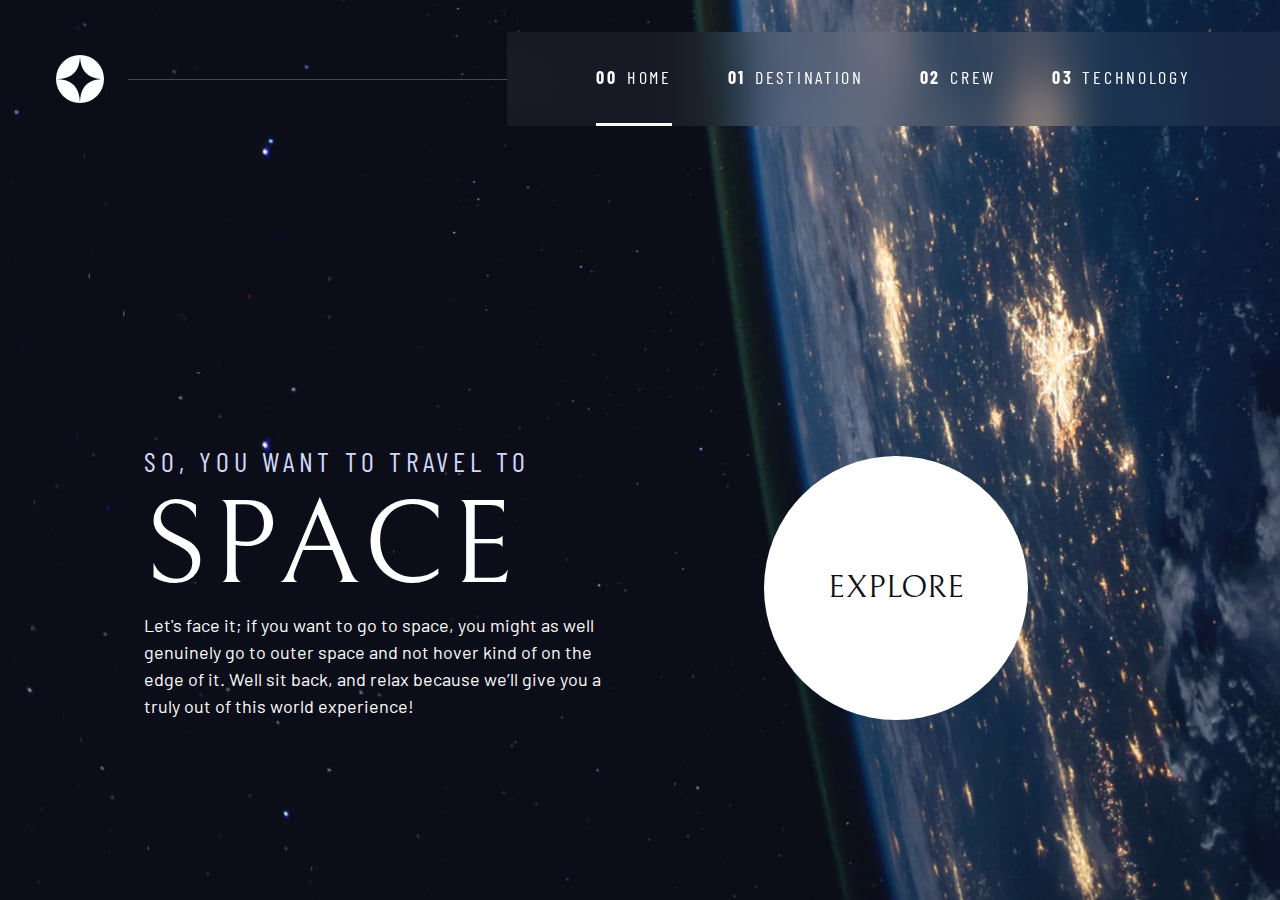
<file: index.html>
<!DOCTYPE html>
<html lang="en">
<head>
  <meta charset="UTF-8">
  <meta name="viewport" content="width=device-width, initial-scale=1.0">

  <link rel="icon" type="image/png" sizes="32x32" href="./assets/favicon-32x32.png">

  <!-- Google fonts -->
  <link rel="preconnect" href="https://fonts.googleapis.com">
  <link rel="preconnect" href="https://fonts.gstatic.com" crossorigin>
  <link href="https://fonts.googleapis.com/css2?family=Barlow+Condensed:wght@400;700&family=Bellefair&family=Barlow:wght@400;700&display=swap"
    rel="stylesheet">

  <!-- Our custom CSS -->
  <link rel="stylesheet" href="index.css">
  
  <title>Frontend Mentor | Space tourism website</title>

  <script src="navigation.js" defer></script>
</head>
<body class="home">
  <a class="skip-to-content" href="main">Skip to content</a>
  <header class="primary-header flex">
    <div>
      <img src="./assets/shared/logo.svg" alt="space tourism logo" class="logo">
    </div>
    <button class="mobile-nav-toggle" aria-controls="primary-navigation"><span class="sr-only"
      aria-expanded="false">Menu</span></button>
    <nav>
      <ul id="primary-navigation" data-visible="false" class="primary-navigation underline-indicators flex">
        <li class="active"><a class="uppercase ff-sans-cond text-white letter-spacing-2" href=".index.html"><span aria-hidden="true">00</span>Home</a>
        <li><a class="uppercase ff-sans-cond text-white letter-spacing-2" href="destination.html"><span aria-hidden="true">01</span>Destination</a>
        <li><a class="uppercase ff-sans-cond text-white letter-spacing-2" href="crew.html"><span aria-hidden="true">02</span>Crew</a>
        <li><a class="uppercase ff-sans-cond text-white letter-spacing-2" href="technology.html"><span aria-hidden="true">03</span>Technology</a>
      </ul>
    </nav>
  </header>

  <main id="main" class="grid-container grid-container--home"> 
    <div>
      <h1 class="text-accent fs-500 ff-sans-cond uppercase letter-spacing-1">So, you want to travel to
      <span class="d-block fs-900 ff-serif text-white">Space</span></h1>
      <p>Let's face it; if you want to go to space, you might as well genuinely go to
      outer space and not hover kind of on the edge of it. Well sit back, and relax
      because we’ll give you a truly out of this world experience!</p>
    </div>
    <div>
      <a href="destination.html" class="large-button uppercase ff-serif fs-600 text-dark bg-white">Explore</a>
    </div>
  </main>


</body>
</html>
</file>
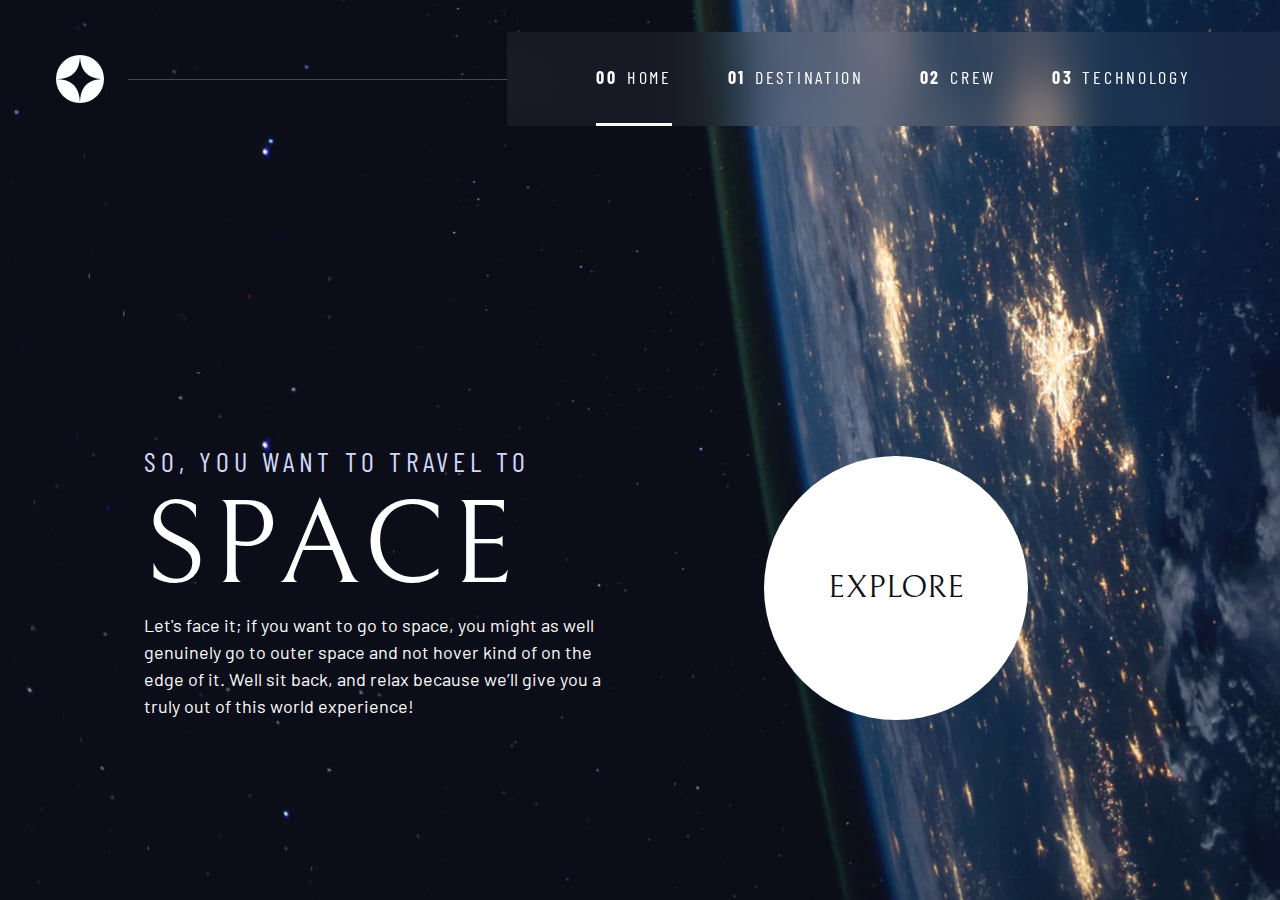
<file: starter-code/index.html>
<!DOCTYPE html>
<html lang="en">
<head>
  <meta charset="UTF-8">
  <meta name="viewport" content="width=device-width, initial-scale=1.0">

  <link rel="icon" type="image/png" sizes="32x32" href="./assets/favicon-32x32.png">

  <!-- Google fonts -->
  <link rel="preconnect" href="https://fonts.googleapis.com">
  <link rel="preconnect" href="https://fonts.gstatic.com" crossorigin>
  <link href="https://fonts.googleapis.com/css2?family=Barlow+Condensed:wght@400;700&family=Bellefair&family=Barlow:wght@400;700&display=swap"
    rel="stylesheet">

  <!-- Our custom CSS -->
  <link rel="stylesheet" href="index.css">
  
  <title>Frontend Mentor | Space tourism website</title>

  <script src="index.js" defer></script>
</head>
<body class="home">
  <a class="skip-to-content" href="main">Skip to content</a>
  <header class="primary-header flex">
    <div>
      <img src="./assets/shared/logo.svg" alt="space tourism logo" class="logo">
    </div>
    <button class="mobile-nav-toggle" aria-controls="primary-navigation"><span class="sr-only"
      aria-expanded="false">Menu</span></button>
    <nav>
      <ul id="primary-navigation" data-visible="false" class="primary-navigation underline-indicators flex">
        <li class="active"><a class="uppercase ff-sans-cond text-white letter-spacing-2" href=".index.html"><span aria-hidden="true">00</span>Home</a>
        <li><a class="uppercase ff-sans-cond text-white letter-spacing-2" href="destination.html"><span aria-hidden="true">01</span>Destination</a>
        <li><a class="uppercase ff-sans-cond text-white letter-spacing-2" href="crew.html"><span aria-hidden="true">02</span>Crew</a>
        <li><a class="uppercase ff-sans-cond text-white letter-spacing-2" href="technology.html"><span aria-hidden="true">03</span>Technology</a>
      </ul>
    </nav>
  </header>

  <main id="main" class="grid-container grid-container--home"> 
    <div>
      <h1 class="text-accent fs-500 ff-sans-cond uppercase letter-spacing-1">So, you want to travel to
      <span class="d-block fs-900 ff-serif text-white">Space</span></h1>
      <p>Let's face it; if you want to go to space, you might as well genuinely go to
      outer space and not hover kind of on the edge of it. Well sit back, and relax
      because we’ll give you a truly out of this world experience!</p>
    </div>
    <div>
      <a href="destination.html" class="large-button uppercase ff-serif fs-600 text-dark bg-white">Explore</a>
    </div>
  </main>


</body>
</html>
</file>
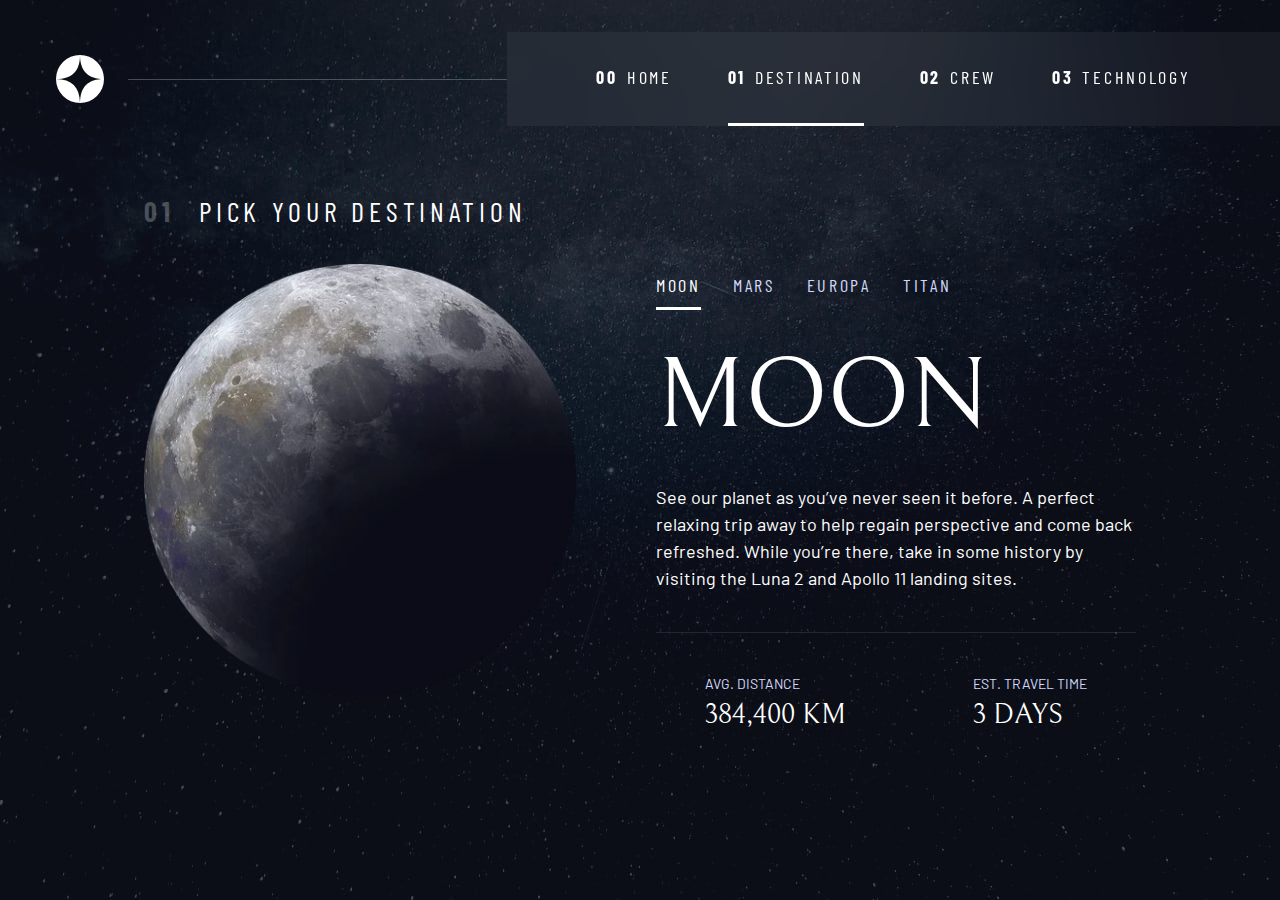
<file: destination.html>
<!DOCTYPE html>
<html lang="en">

<head>
  <meta charset="UTF-8">
  <meta name="viewport" content="width=device-width, initial-scale=1.0">

  <link rel="icon" type="image/png" sizes="32x32" href="./assets/favicon-32x32.png">
  <!-- Google fonts -->
  <link rel="preconnect" href="https://fonts.googleapis.com">
  <link rel="preconnect" href="https://fonts.gstatic.com" crossorigin>
  <link
    href="https://fonts.googleapis.com/css2?family=Barlow+Condensed:wght@400;700&family=Bellefair&family=Barlow:wght@400;700&display=swap"
    rel="stylesheet">

  <!-- Our custom CSS -->
  <link rel="stylesheet" href="index.css">
  <title>Frontend Mentor | Space tourism website</title>
  <script src="navigation.js" defer></script>
  <script src="tabs.js" defer></script>
</head>

<body class="destination">
  <a class="skip-to-content" href="#main">Skip to content</a>
  <header class="primary-header flex">
    <div>
      <img src="./assets/shared/logo.svg" alt="space tourism logo" class="logo">
    </div>
    <button class="mobile-nav-toggle" aria-controls="primary-navigation"><span class="sr-only"
        aria-expanded="false">Menu</span></button>
    <nav>
      <ul id="primary-navigation" data-visible="false" class="primary-navigation underline-indicators flex">
        <li><a class="ff-sans-cond uppercase text-white letter-spacing-2" href="index.html"><span
              aria-hidden="true">00</span>Home</a>
        <li class="active"><a class="ff-sans-cond uppercase text-white letter-spacing-2" href="destination.html"><span
              aria-hidden="true">01</span>Destination</a>
        <li><a class="ff-sans-cond uppercase text-white letter-spacing-2" href="crew.html"><span
              aria-hidden="true">02</span>Crew</a>
        <li><a class="ff-sans-cond uppercase text-white letter-spacing-2" href="technology.html"><span
              aria-hidden="true">03</span>Technology</a>
      </ul>
    </nav>
  </header>

  <main id="main" class="grid-container grid-container--destination flow">
    <h1 class="numbered-title"><span aria-hidden="true">01</span> Pick your destination</h1>

    <picture id="moon-image">
      <source srcset="assets/destination/image-moon.webp" type="image/webp">
      <img src="assets/destination/image-moon.png" alt="the moon">
    </picture>
    <picture hidden id="mars-image">
      <source srcset="assets/destination/image-mars.webp" type="image/webp">
      <img src="assets/destination/image-mars.png" alt="the planet mars">
    </picture>
    <picture hidden id="europa-image">
      <source srcset="assets/destination/image-europa.webp" type="image/webp">
      <img src="assets/destination/image-europa.png" alt="the planet europa">
    </picture>
    <picture hidden id="titan-image">
      <source srcset="assets/destination/image-titan.webp" type="image/webp">
      <img src="assets/destination/image-titan.png" alt="the moon titan">
    </picture>


    <div class="tab-list underline-indicators flex" role="tablist" aria-label="destination list">
      <button aria-selected="true" role="tab" aria-controls="moon-tab"
        class="uppercase ff-sans-cond text-accent letter-spacing-2" tabindex="0" data-image="moon-image">Moon</button>
      <button aria-selected="false" role="tab" aria-controls="mars-tab"
        class="uppercase ff-sans-cond text-accent letter-spacing-2" tabindex="-1" data-image="mars-image">Mars</button>
      <button aria-selected="false" role="tab" aria-controls="europa-tab"
        class="uppercase ff-sans-cond text-accent letter-spacing-2" tabindex="-1" data-image="europa-image">Europa</button>
      <button aria-selected="false" role="tab" aria-controls="titan-tab"
        class="uppercase ff-sans-cond text-accent letter-spacing-2" tabindex="-1" data-image="titan-image">Titan</button>
    </div>

    <!-- The moon -->
    <article class="destination-info flow" id="moon-tab" tabindex="0" role="tabpanel">
      <h2 class="fs-800 uppercase ff-serif">Moon</h2>

      <p>See our planet as you’ve never seen it before. A perfect relaxing trip away to help
        regain perspective and come back refreshed. While you’re there, take in some history
        by visiting the Luna 2 and Apollo 11 landing sites.</p>

      <div class="destination-meta flex">
        <div>
          <h3 class="text-accent fs-200 uppercase">Avg. distance</h3>
          <p class="ff-serif uppercase">384,400 km</p>
        </div>
        <div>
          <h3 class="text-accent fs-200 uppercase">Est. travel time</h3>
          <p class="ff-serif uppercase">3 days</p>
        </div>
      </div>
    </article>

    <!-- Mars -->
    <article hidden class="destination-info flow" id="mars-tab" tabindex="0" role="tabpanel">
      <h2 class="fs-800 uppercase ff-serif">Mars</h2>

      <p>Don’t forget to pack your hiking boots. You’ll need them to tackle Olympus Mons,
        the tallest planetary mountain in our solar system. It’s two and a half times
        the size of Everest!</p>

      <div class="destination-meta flex">
        <div>
          <h3 class="text-accent fs-200 uppercase">Avg. distance</h3>
          <p class="ff-serif uppercase">225 mil. km</p>
        </div>
        <div>
          <h3 class="text-accent fs-200 uppercase">Est. travel time</h3>
          <p class="ff-serif uppercase">9 months</p>
        </div>
      </div>
    </article>

    <!-- Europa -->
    <article hidden class="destination-info flow" id="europa-tab" tabindex="0" role="tabpanel">
      <h2 class="fs-800 uppercase ff-serif">Europa</h2>

      <p>The smallest of the four Galilean moons orbiting Jupiter, Europa is a
        winter lover’s dream. With an icy surface, it’s perfect for a bit of
        ice skating, curling, hockey, or simple relaxation in your snug
        wintery cabin.</p>
      <div class="destination-meta flex">
        <div>
          <h3 class="text-accent fs-200 uppercase">Avg. distance</h3>
          <p class="ff-serif uppercase">628 mil. km</p>
        </div>
        <div>
          <h3 class="text-accent fs-200 uppercase">Est. travel time</h3>
          <p class="ff-serif uppercase">3 years</p>
        </div>
      </div>
    </article>

    <!-- Titan -->
    <article hidden class="destination-info flow" id="titan-tab" tabindex="0" role="tabpanel">
      <h2 class="fs-800 uppercase ff-serif">Titan</h2>

      <p>The only moon known to have a dense atmosphere other than Earth, Titan
        is a home away from home (just a few hundred degrees colder!). As a
        bonus, you get striking views of the Rings of Saturn.</p>

      <div class="destination-meta flex">
        <div>
          <h3 class="text-accent fs-200 uppercase">Avg. distance</h3>
          <p class="ff-serif uppercase">1.6 bil. km</p>
        </div>
        <div>
          <h3 class="text-accent fs-200 uppercase">Est. travel time</h3>
          <p class="ff-serif uppercase">7 years</p>
        </div>
      </div>
    </article>
  </main>

  <body>



  </body>

</html>
</file>
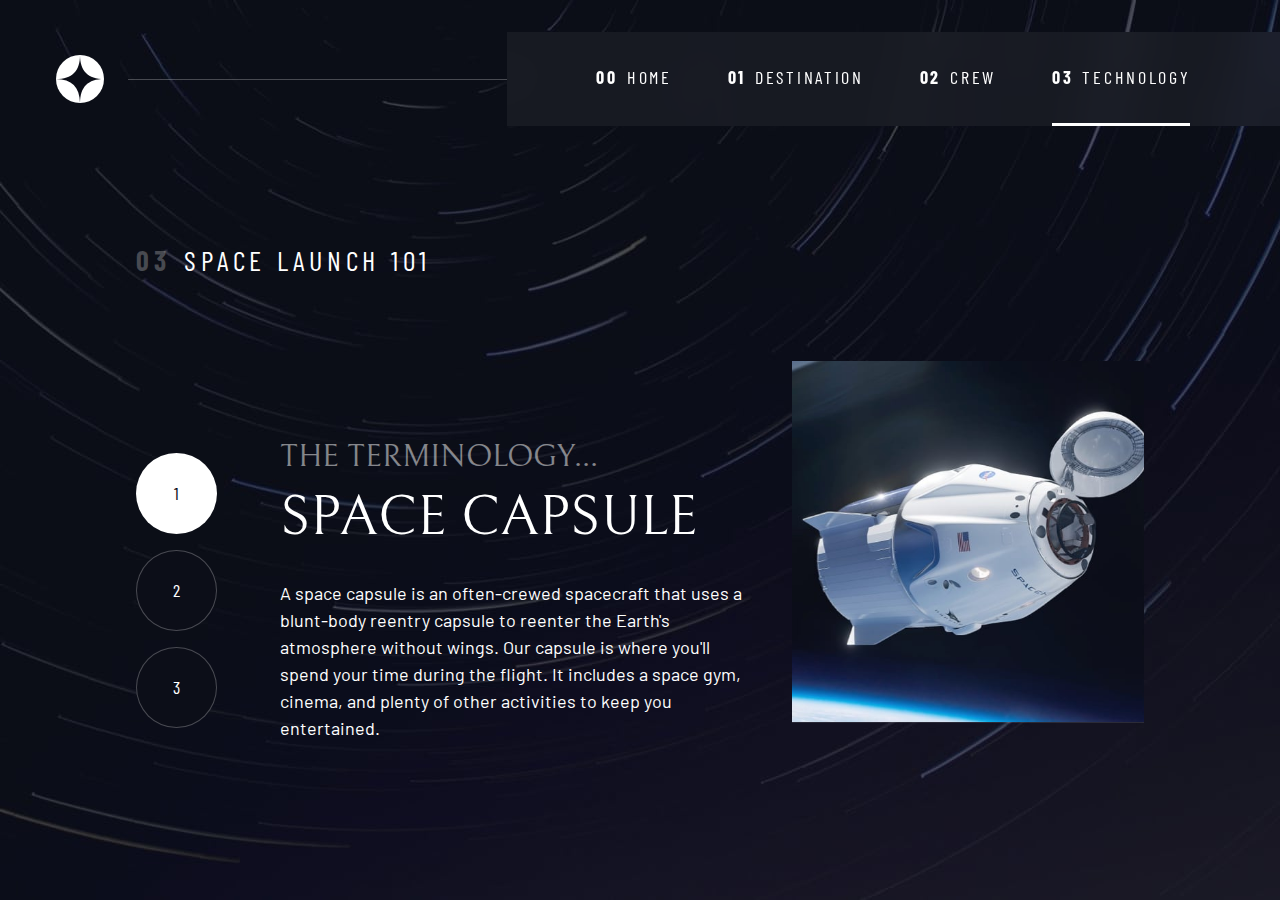
<file: technology.html>
<!DOCTYPE html>
<html lang="en">

<head>
    <meta charset="UTF-8">
    <meta name="viewport" content="width=device-width, initial-scale=1.0">

    <link rel="icon" type="image/png" sizes="32x32" href="./assets/favicon-32x32.png">
    <!-- Google fonts -->
    <link rel="preconnect" href="https://fonts.googleapis.com">
    <link rel="preconnect" href="https://fonts.gstatic.com" crossorigin>
    <link
        href="https://fonts.googleapis.com/css2?family=Barlow+Condensed:wght@400;700&family=Bellefair&family=Barlow:wght@400;700&display=swap"
        rel="stylesheet">

    <!-- Our custom CSS -->
    <link rel="stylesheet" href="index.css">
    <title>Frontend Mentor | Space tourism website</title>
    <script src="navigation.js" defer></script>
    <script src="tabs.js" defer></script>

</head>

<body class="technology">
    <a class="skip-to-content" href="#main">Skip to content</a>
    <header class="primary-header flex">
        <div>
            <img src="./assets/shared/logo.svg" alt="space tourism logo" class="logo">
        </div>
        <button class="mobile-nav-toggle" aria-controls="primary-navigation"><span class="sr-only"
                aria-expanded="false">Menu</span></button>
        <nav>
            <ul id="primary-navigation" data-visible="false" class="primary-navigation underline-indicators flex">
                <li><a class="ff-sans-cond uppercase text-white letter-spacing-2" href="index.html"><span
                            aria-hidden="true">00</span>Home</a>
                <li><a class="ff-sans-cond uppercase text-white letter-spacing-2" href="destination.html"><span
                            aria-hidden="true">01</span>Destination</a>
                <li><a class="ff-sans-cond uppercase text-white letter-spacing-2" href="crew.html"><span
                            aria-hidden="true">02</span>Crew</a>
                <li class="active"><a class="ff-sans-cond uppercase text-white letter-spacing-2" href="technology.html"><span
                            aria-hidden="true">03</span>Technology</a>
            </ul>
        </nav>
    </header>

    <main id="main" class="grid-container grid-container--technology flow">
        <h1 class="numbered-title"><span aria-hidden="true">03</span>Space launch 101</h1>

        <div class="number-indicators flex" role="tablist" aria-label="technology list">
            <button aria-selected="true" aria-controls="capsule-tab" role="tab" data-image="capsule-image" tabindex="0" class="ff-sans-cond text-accent">1</button>
            <button aria-selected="false" aria-controls="spaceport-tab" role="tab" data-image="spaceport-image" tabindex="-1" class="ff-sans-cond text-accent">2</button>
            <button aria-selected="false" aria-controls="vehicle-tab" role="tab" data-image="vehicle-image" tabindex="-1" class="ff-sans-cond text-accent">3</button>
        </div>

        <!-- Space capsule -->
        <article class="technology-details flow" id="capsule-tab" role="tabpanel" tabindex="0">
            <header class="flow flow--space-small">
                <h2 class="fs-600 ff-serif uppercase">The terminology...</h2>
                <p class="fs-700 uppercase ff-serif">Space capsule</p>
            </header>
            <p>A space capsule is an often-crewed spacecraft that uses a blunt-body reentry
            capsule to reenter the Earth's atmosphere without wings. Our capsule is where
            you'll spend your time during the flight. It includes a space gym, cinema,
            and plenty of other activities to keep you entertained.</p>
        </article>

        <!-- Spaceport -->
        <article hidden class="technology-details flow" id="spaceport-tab" role="tabpanel" tabindex="0">
            <header class="flow flow--space-small">
                <h2 class="fs-600 ff-serif uppercase">The terminology...</h2>
                <p class="fs-700 uppercase ff-serif">Spaceport</p>
            </header>
            <p>A spaceport or cosmodrome is a site for launching (or receiving) spacecraft,
            by analogy to the seaport for ships or airport for aircraft. Based in the
            famous Cape Canaveral, our spaceport is ideally situated to take advantage
            of the Earth’s rotation for launch.</p>
        </article>

        <!-- Launch vehicle -->
        <article hidden class="technology-details flow" id="vehicle-tab" role="tabpanel" tabindex="0">
            <header class="flow flow--space-small">
                <h2 class="fs-600 ff-serif uppercase">The terminology...</h2>
                <p class="fs-700 uppercase ff-serif">Launch vehicle</p>
            </header>
            <p>A launch vehicle or carrier rocket is a rocket-propelled vehicle used to carry a
            payload from Earth's surface to space, usually to Earth orbit or beyond. Our
            WEB-X carrier rocket is the most powerful in operation. Standing 150 metres tall,
            it's quite an awe-inspiring sight on the launch pad!</p>
        </article>

        <picture id="capsule-image">
            <source srcset="assets/technology/image-space-capsule-portrait.jpg" media="(min-width: 45rem)">
            <img src="assets/technology/image-space-capsule-landscape.jpg" alt="capsule">
        </picture>
        <picture hidden id="spaceport-image">
            <source srcset="assets/technology/image-spaceport-portrait.jpg" media="(min-width: 45rem)">
            <img src="assets/technology/image-spaceport-landscape.jpg" alt="Spaceport">
        </picture>
        <picture hidden id="vehicle-image">
            <source srcset="assets/technology/image-launch-vehicle-portrait.jpg" media="(min-width: 45rem)">
            <img src="assets/technology/image-launch-vehicle-landscape.jpg" alt="Launch vehicle">
        </picture>
    </main>
</body>

</html>
</file>
<file: index.css>
/* ------------------- */
/* Custom properties   */
/* ------------------- */

:root {
    /* colors */
    --clr-dark: 230 35% 7%;
    --clr-light: 231 77% 90%;
    --clr-white: 0 0% 100%;
    
    /* font-sizes */
     --fs-900: clamp(5rem, 8vw + 1rem, 9.375rem);
     --fs-800: 3.5rem;
     --fs-700: 1.5rem;
     --fs-600: 1rem;
     --fs-500: 1rem;
     --fs-400: 0.9375rem;
     --fs-300: 1rem;
     --fs-200: 0.875rem;
    
    /* font-families */
    --ff-serif: "Bellefair", serif;
    --ff-sans-cond: "Barlow Condensed", sans-serif;
    --ff-sans-normal: "Barlow", sans-serif;
}

@media (min-width:  35em) {
    :root {
        --fs-800: 5rem;
        --fs-700: 2.5rem;
        --fs-600: 1.5rem;
        --fs-500: 1.25rem;
        --fs-400: 1rem;

    }
}

@media (min-width: 45em) {
    :root {
        /* font-sizes */
            --fs-800: 6.25rem;
            --fs-700: 3.5rem;
            --fs-600: 2rem;
            --fs-500: 1.75rem;
            --fs-400: 1.125rem;
    }
}


/* ------------------- */
/* Reset               */
/* ------------------- */

/* https: //piccalil.li/blog/a-more-modern-css-reset/ */

/* Box sizing */
*,
*::before,
*::after {
    box-sizing: border-box;
}

/* Reset margins */
body,
h1,
h2,
h3,
h4,
h5,
p,
figure,
picture {
    margin: 0; 
}

h1,
h2,
h3,
h4,
h5,
h6,
p {
    font-weight: 400;
}

/* set up the body */
body {
    font-family: var(--ff-sans-normal);
    font-size: var(--fs-400);
    color: hsl( var(--clr-white) );
    background-color: hsl( var(--clr-dark) );
    line-height: 1.5;
    min-height: 100vh;

    display: grid;
    grid-template-rows: min-content 1fr;

    overflow-x: hidden;
}

/* make images easier to work with */
img,
picutre {
    max-width: 100%;
    display: block;
}

/* make form elements easier to work with */
input,
button,
textarea,
select {
    font: inherit;
}

/* remove animations for people who've turned them off */
@media (prefers-reduced-motion: reduce) {  
  *,
  *::before,
  *::after {
    animation-duration: 0.01ms !important;
    animation-iteration-count: 1 !important;
    transition-duration: 0.01ms !important;
    scroll-behavior: auto !important;
  }
}


/* ------------------- */
/* Utility classes     */
/* ------------------- */

/* general */

.flex {
    display: flex;
    gap: var(--gap, 1rem);
}

.grid {
    display: grid;
    gap: var(--gap, 1rem);
}

.d-block {
    display: block;
}

.flow > *:where(:not(:first-child)) {
    margin-top: var(--flow-space, 1rem);
}

.flow--space-small {
    --flow-space: .75rem;
}

.container {
    padding-inline: 2em;
    margin-inline: auto;
    max-width: 80rem;
}

.sr-only {
  position: absolute; 
  width: 1px;
  height: 1px;
  padding: 0;
  margin: -1px; 
  overflow: hidden;
  clip: rect(0, 0, 0, 0);
  white-space: nowrap; /* added line */
  border: 0;
}

.skip-to-content {
    position: absolute;
    z-index: 9999;
    background: hsl(var(--clr-white));
    color: hsl(var(--clr-dark));
    padding: .5em 1em;
    margin-inline: auto;
    transform: translateY(-100%);
    transition: transform 250ms ease-in;
}

.skip-to-content:focus {
    transform: translateY(0);
}

/* colors */

.bg-dark { background-color: hsl( var(--clr-dark) );}
.bg-accent { background-color: hsl( var(--clr-light) );}
.bg-white { background-color: hsl( var(--clr-white) );}

.text-dark { color: hsl( var(--clr-dark) );}
.text-accent { color: hsl( var(--clr-light) );}
.text-white { color: hsl( var(--clr-white) );}

/* typography */

.ff-serif { font-family: var(--ff-serif); } 
.ff-sans-cond { font-family: var(--ff-sans-cond); } 
.ff-sans-normal { font-family: var(--ff-sans-normal); } 

.letter-spacing-1 { letter-spacing: 4.75px; } 
.letter-spacing-2 { letter-spacing: 2.7px; } 
.letter-spacing-3 { letter-spacing: 2.35px; } 

.uppercase { text-transform: uppercase; }

.fs-900 { font-size: var(--fs-900); }
.fs-800 { font-size: var(--fs-800); }
.fs-700 { font-size: var(--fs-700); }
.fs-600 { font-size: var(--fs-600); }
.fs-500 { font-size: var(--fs-500); }
.fs-400 { font-size: var(--fs-400); }
.fs-300 { font-size: var(--fs-300); }
.fs-200 { font-size: var(--fs-200); }

.fs-900,
.fs-800,
.fs-700,
.fs-600 {
    line-height: 1.1;
}

.numbered-title {
    font-family: var(--ff-sans-cond);
    font-size: var(--fs-500);
    text-transform: uppercase;
    letter-spacing: 4.72px; 
}

.numbered-title span {
    margin-right: .5em;
    font-weight: 700;
    color: hsl( var(--clr-white) / .25);
}


/* ------------------- */
/* Compontents         */
/* ------------------- */

.large-button {
    font-size: 2rem;
    position: relative;
    z-index: 1;
    display: inline-grid;
    place-items: center;
    padding: 0 2em;
    border-radius: 50%;
    aspect-ratio: 1;
    text-decoration: none;
}

.large-button::after {
    content: '';
    position: absolute;
    z-index: -1;
    width: 100%;
    height: 100%;
    background: hsl( var(--clr-white) / .1);
    border-radius: 50%;
    opacity: 0;
    transition: opacity 500ms linear, transform 750ms ease-in-out;
}
 
.large-button:hover::after,
.large-button:focus::after {
    opacity: 1;
    transform: scale(1.5);
}

/* primary-header */

.logo {
    margin: 1.5rem clamp(1.5rem, 5vw, 3.5rem);

}

.primary-header {
    justify-content: space-between;
    align-items: center;
}

.primary-navigation {
    --gap: clamp(1.5rem, 5vw, 3.5rem);
    --underline-gap: 2rem;
    list-style: none;
    padding: 0;
    margin: 0;
    background: hsl(var(--clr-dark) / 0.95);
        /* backdrop-filter: blur(1.5rem); */
    }
    
    @supports (backdrop-filter: blur(1rem)) {
        .primary-navigation {
            background: hsl(var(--clr-white) / 0.05);
            backdrop-filter: blur(1.5rem);
        }
    }

    .primary-navigation a {
        text-decoration: none;
    }

    .primary-navigation a > span {
        font-weight: 700;
        margin-right: .5em;
    }

    .mobile-nav-toggle {
        display: none;
    }

@media (max-width: 35rem) {
.primary-navigation {
        --underline-gap: .5rem;
        position: fixed;
        z-index: 1000;
        inset: 0 0 0 30%;
        list-style: none;
        padding: min(20rem, 15vh) 2rem;
        margin: 0;
        flex-direction: column;
        transform: translateX(100%);
        transition: transform 500ms ease-in-out;
    }

    .primary-navigation[data-visible="true"] {
        transform: translateX(0);
    }

    .mobile-nav-toggle {
        cursor: pointer;
        display: block;
        position: absolute;
        z-index: 2000;
        right: 1rem;
        top: 2rem; 
        background: transparent;
        background-image: url(./assets/shared/icon-hamburger.svg);
        background-repeat: no-repeat;
        background-position: center;
        width: 1.5rem;
        aspect-ratio: 1;
        border: 0;       
    }

    .mobile-nav-toggle[aria-expanded="true"] {
        background-image: url(./assets/shared/icon-close.svg);
    }

    .mobile-nav-toggle:focus-visible {
        outline: 5px solid white;
        outline-offset: 5px;
    }

    .primary-navigation.underline-indicators > .active {
        border: 0;
    }
}

@media (min-width: 35em) {
    .primary-navigation {
        padding-inline: clamp(3rem, 7vw, 7rem);
    }
}

@media (min-width: 35em) and (max-width: 44.999em) {
    .primary-navigation a > span {
        display: none;
    }
}

@media (min-width: 45em) {

    .primary-header::after {
        content: '';
        display: block;
        position: relative;
        height: 1px;
        width: 100%;
        margin-right: -2.5rem;
        background: hsl(var(--clr-white) / .25);
        order: 1;
    }

    nav {
        order: 2;
    }

    .primary-navigation {
        margin-block: 2rem;
    }
}


.underline-indicators > * {
    cursor: pointer;
    padding: var(--underline-gap, .5rem) 0;
    border: 0;
    border-bottom: .2rem solid hsl( var(--clr-white) / 0 );
    background-color: transparent;
}

.underline-indicators > *:hover,
.underline-indicators > *:focus {
    border-color: hsl( var(--clr-white) / .5);
}

.underline-indicators > .active,
.underline-indicators > [aria-selected="true"] {
    color: hsl( var(--clr-white) / 1);
    border-color: hsl( var(--clr-white) / 1); 
}

.tab-list {
    --gap: 2rem;
}

.dot-indicators > * {
    cursor: pointer;
    border: 0;
    border-radius: 50%;
    padding: .5em;
    background-color: hsl( var(--clr-white) / .25);
}
 
.dot-indicators > *:hover,
.dot-indicators > *:focus {
    background-color: hsl( var(--clr-white) / .5);
}

.dot-indicators > [aria-selected="true"] {
    background-color: hsl( var(--clr-white) / 1); 
}

.number-indicators > * {
    cursor: pointer;
    place-items: center;
    padding: 0 2em;
    border-radius: 50%;
    aspect-ratio: 1;
    text-decoration: none;
    background-color: hsl( var(--clr-dark));
    color: hsl( var(--clr-white));
    border: 1px solid hsl(var(--clr-white)/ .25);
}

.number-indicators > *:hover,
.number-indicators > *:focus {
    border: 1px solid hsl( var(--clr-white));
}

.number-indicators > [aria-selected="true"] {
    background-color: hsl(var(--clr-white) / 1);
    color: hsl(var(--clr-dark));
}

/* ----------------------------- */
/* Page specific background      */
/* ----------------------------- */
body {
    background-size: cover;
    background-position: bottom center;
}

/* home */

.home {
    background-image: url(./assets/home/background-home-mobile.jpg);
}

@media (min-width: 35rem) {
    .home {
        background-position: center center;
        background-image: url(./assets/home/background-home-tablet.jpg);
    }
}

@media (min-width: 45rem) {
    .home {
        background-image: url(./assets/home/background-home-desktop.jpg);
    }
}

/* destination */
.destination {
    background-image: url(./assets/destination/background-destination-mobile.jpg);
}

@media (min-width: 35rem) {
    .destination {
        background-position: center center;
        background-image: url(./assets/destination/background-destination-tablet.jpg);
    }
}

@media (min-width: 45rem) {
    .destination {
        background-image: url(./assets/destination/background-destination-desktop.jpg);
    }
}

/* crew */
.crew {
    background-image: url(./assets/home/background-crew-mobile.jpg);
}

@media (min-width: 35rem) {
    .crew {
        background-position: center center;
        background-image: url(./assets/crew/background-crew-tablet.jpg);
    }
}

@media (min-width: 45rem) {
    .crew {
        background-image: url(./assets/crew/background-crew-desktop.jpg);
    }
}

/* technology */
.technology {
    background-image: url(./assets/technology/background-technology-mobile.jpg);
}

@media (min-width: 35rem) {
    .technology {
        background-position: center center;
        background-image: url(./assets/technology/background-technology-tablet.jpg);
    }
}

@media (min-width: 45rem) {
    .technology {
        background-image: url(./assets/technology/background-technology-desktop.jpg);
    }
}
/* ----------------------------- */
/* Layout                        */
/* ----------------------------- */


.grid-container {
    text-align: center;
    display: grid;
    place-items: center;
    padding-inline: 1rem;
    padding-bottom: 4rem;
}

.grid-container p:not([class]) {
    max-width: 50ch;
}

.numbered-title {
    grid-area: title;
}

/* destination layout */

.grid-container--destination {
    --flow-space: 2rem;
    grid-template-areas:
        'title'
        'image'
        'tabs'
        'content';
}

.grid-container--destination > picture {
    grid-area: image;
    max-width: 60%;
    align-self: start;
}

.grid-container--destination>.tab-list {
    grid-area: tabs;
}

.grid-container--destination>.destination-info {
    grid-area: content;
}

.destination-meta {
    flex-direction: column;
    border-top: 1px solid hsl(var(--clr-white) / .1);
    padding-top: 2.5rem;
    margin-top: 2.5rem;
}

.destination-meta p {
    font-size: 1.75rem;
}

/* crew layout */

.grid-container--crew {
    --flow-space: 2rem;
    grid-template-areas:
        'title'
        'image'
        'tabs'
        'content';
}

.grid-container--crew > picture {
    grid-area: image;
    max-width: 60%;
    border-bottom: 1px solid hsl(var(--clr-white) / .1);
}

.grid-container--crew > .dot-indicators {
    grid-area: tabs;
}

.grid-container--crew > .crew-details {
    grid-area: content;
}

.crew-details h2 {
    opacity: .5;
}

@media (min-width: 35em) {
    .numbered-title {
        justify-self: start;
        margin-top: 2rem;
    }

    .destination-meta {
        flex-direction: row;
        justify-content: space-evenly;
    }

    .grid-container--crew {
        padding-bottom: 0;
        grid-template-areas:
            'title'
            'content'
            'tabs'
            'image';
    }

}

@media (min-width: 45em) {
    .grid-container {
        text-align: left;
        column-gap: var(--container-gap, 2rem);
        grid-template-columns: minmax(1rem, 1fr) repeat(2, minmax(0, 30rem)) minmax(1rem, 1fr);
    }

    .grid-container--home > *:first-child {
        grid-column: 2;
    }

    .grid-container--home > *:last-child {
        grid-column: 3;
    }

    .grid-container--home {
        padding-bottom: max(6rem, 20vh);
        align-items: end;
    }

    .grid-container--destination {
        justify-items: start;
        align-content: start;
        grid-template-areas:
            '. title title .'
            '. image tabs .'
            '. image content .';
    }

    .grid-container--destination > picture {
        max-width: 90%;
    }

    .destination-meta {
        --gap: min(6vw, 6rem);
        justify-content: start;
    }

    .grid-container--crew {
        grid-template-columns: minmax(1rem, 1fr) minmax(0, 37rem) minmax(0, 23rem) minmax(1rem, 1fr);
        justify-items: start;
        grid-template-areas:
            '. title title .'
            '. content image .'
            '. tabs image .';
    }

    .grid-container--crew > .dot-indicators {
        justify-self: start;
    }

   .grid-container--crew > picture {
        grid-column: span 2;
        align-self: end;
        max-width: 90%;
    }

}

/* technology layout */

.grid-container--technology {
    --flow-space: 2rem;
    grid-template-areas:
        'title'
        'image'
        'tabs'
        'content';
}

.grid-container--technology >picture {
    grid-area: image;
    max-width: 100%;
    border-bottom: 1px solid hsl(var(--clr-white) / .1);
}

.grid-container--technology >.dot-indicators {
    grid-area: tabs;
}

.grid-container--technology>.technology-details {
    grid-area: content;
}

.technology-details h2 {
    opacity: .5;
}

@media (min-width: 35em) {
    .numbered-title {
        justify-self: start;
        margin-top: 2rem;
    }

    .destination-meta {
        flex-direction: row;
        justify-content: space-evenly;
    }

    .grid-container--technology{
        padding-bottom: 0;
        grid-template-areas:
            'title'
            'image'
            'tabs'
            'content';
    }

}

@media (min-width: 45em) {
    .grid-container {
        text-align: left;
        column-gap: var(--container-gap, 2rem);
        grid-template-columns: minmax(1rem, 1fr) repeat(2, minmax(0, 30rem)) minmax(1rem, 1fr);
    }


    .grid-container--home>*:first-child {
        grid-column: 2;
    }

    .grid-container--home>*:last-child {
        grid-column: 3;
    }

    .grid-container--home {
        padding-bottom: max(6rem, 20vh);
        align-items: end;
    }

    .grid-container--technology {
        grid-template-columns: minmax(1rem, 1fr) minmax(0, 7rem) minmax(0, 30rem) minmax(1rem, 5fr);
        justify-items: start;
        grid-template-areas:
            '. title title title .'
            '. tabs content image .';
            padding-bottom: 5rem;
    }


    .grid-container--technology>.number-indicators {
        grid-area: tabs;
        flex-direction: column;
    }

    .grid-container--technology>.content {
        grid-area: content;
    }

    .grid-container--technology > picture {
        grid-area: image;
        align-self: start;
        max-width: 80%;
    }
}
</file>
<file: starter-code/index.css>
/* ------------------- */
/* Custom properties   */
/* ------------------- */

:root {
    /* colors */
    --clr-dark: 230 35% 7%;
    --clr-light: 231 77% 90%;
    --clr-white: 0 0% 100%;
    
    /* font-sizes */
     --fs-900: clamp(5rem, 8vw + 1rem, 9.375rem);
     --fs-800: 3.5rem;
     --fs-700: 1.5rem;
     --fs-600: 1rem;
     --fs-500: 1rem;
     --fs-400: 0.9375rem;
     --fs-300: 1rem;
     --fs-200: 0.875rem;
    
    /* font-families */
    --ff-serif: "Bellefair", serif;
    --ff-sans-cond: "Barlow Condensed", sans-serif;
    --ff-sans-normal: "Barlow", sans-serif;
}

@media (min-width:  35em) {
    :root {
        --fs-800: 5rem;
        --fs-700: 2.5rem;
        --fs-600: 1.5rem;
        --fs-500: 1.25rem;
        --fs-400: 1rem;

    }
}

@media (min-width: 45em) {
    :root {
        /* font-sizes */
            --fs-800: 6.25rem;
            --fs-700: 3.5rem;
            --fs-600: 2rem;
            --fs-500: 1.75rem;
            --fs-400: 1.125rem;
    }
}


/* ------------------- */
/* Reset               */
/* ------------------- */

/* https://piccalil.li/blog/a-modern-css-reset/ */

/* Box sizing */
*,
*::before,
*::after {
    box-sizing: border-box;
}

/* Reset margins */
body,
h1,
h2,
h3,
h4,
h5,
p,
figure,
picture {
    margin: 0; 
}

h1,
h2,
h3,
h4,
h5,
h6,
p {
    font-weight: 400;
}

/* set up the body */
body {
    font-family: var(--ff-sans-normal);
    font-size: var(--fs-400);
    color: hsl( var(--clr-white) );
    background-color: hsl( var(--clr-dark) );
    line-height: 1.5;
    min-height: 100vh;

    display: grid;
    grid-template-rows: min-content 1fr;

    overflow-x: hidden;
}

/* make images easier to work with */
img,
picutre {
    max-width: 100%;
    display: block;
}

/* make form elements easier to work with */
input,
button,
textarea,
select {
    font: inherit;
}

/* remove animations for people who've turned them off */
@media (prefers-reduced-motion: reduce) {  
  *,
  *::before,
  *::after {
    animation-duration: 0.01ms !important;
    animation-iteration-count: 1 !important;
    transition-duration: 0.01ms !important;
    scroll-behavior: auto !important;
  }
}


/* ------------------- */
/* Utility classes     */
/* ------------------- */

/* general */

.flex {
    display: flex;
    gap: var(--gap, 1rem);
}

.grid {
    display: grid;
    gap: var(--gap, 1rem);
}

.d-block {
    display: block;
}

.flow > *:where(:not(:first-child)) {
    margin-top: var(--flow-space, 1rem);
}

.flow--space-small {
    --flow-space: .75rem;
}

.container {
    padding-inline: 2em;
    margin-inline: auto;
    max-width: 80rem;
}

.sr-only {
  position: absolute; 
  width: 1px;
  height: 1px;
  padding: 0;
  margin: -1px; 
  overflow: hidden;
  clip: rect(0, 0, 0, 0);
  white-space: nowrap; /* added line */
  border: 0;
}

.skip-to-content {
    position: absolute;
    z-index: 9999;
    background: hsl(var(--clr-white));
    color: hsl(var(--clr-dark));
    padding: .5em 1em;
    margin-inline: auto;
    transform: translateY(-100%);
    transition: transform 250ms ease-in;
}

.skip-to-content:focus {
    transform: translateY(0);
}

/* colors */

.bg-dark { background-color: hsl( var(--clr-dark) );}
.bg-accent { background-color: hsl( var(--clr-light) );}
.bg-white { background-color: hsl( var(--clr-white) );}

.text-dark { color: hsl( var(--clr-dark) );}
.text-accent { color: hsl( var(--clr-light) );}
.text-white { color: hsl( var(--clr-white) );}

/* typography */

.ff-serif { font-family: var(--ff-serif); } 
.ff-sans-cond { font-family: var(--ff-sans-cond); } 
.ff-sans-normal { font-family: var(--ff-sans-normal); } 

.letter-spacing-1 { letter-spacing: 4.75px; } 
.letter-spacing-2 { letter-spacing: 2.7px; } 
.letter-spacing-3 { letter-spacing: 2.35px; } 

.uppercase { text-transform: uppercase; }

.fs-900 { font-size: var(--fs-900); }
.fs-800 { font-size: var(--fs-800); }
.fs-700 { font-size: var(--fs-700); }
.fs-600 { font-size: var(--fs-600); }
.fs-500 { font-size: var(--fs-500); }
.fs-400 { font-size: var(--fs-400); }
.fs-300 { font-size: var(--fs-300); }
.fs-200 { font-size: var(--fs-200); }

.fs-900,
.fs-800,
.fs-700,
.fs-600 {
    line-height: 1.1;
}

.numbered-title {
    font-family: var(--ff-sans-cond);
    font-size: var(--fs-500);
    text-transform: uppercase;
    letter-spacing: 4.72px; 
}

.numbered-title span {
    margin-right: .5em;
    font-weight: 700;
    color: hsl( var(--clr-white) / .25);
}


/* ------------------- */
/* Compontents         */
/* ------------------- */

.large-button {
    font-size: 2rem;
    position: relative;
    z-index: 1;
    display: inline-grid;
    place-items: center;
    padding: 0 2em;
    border-radius: 50%;
    aspect-ratio: 1;
    text-decoration: none;
}

.large-button::after {
    content: '';
    position: absolute;
    z-index: -1;
    width: 100%;
    height: 100%;
    background: hsl( var(--clr-white) / .1);
    border-radius: 50%;
    opacity: 0;
    transition: opacity 500ms linear, transform 750ms ease-in-out;
}
 
.large-button:hover::after,
.large-button:focus::after {
    opacity: 1;
    transform: scale(1.5);
}

/* primary-header */

.logo {
    margin: 1.5rem clamp(1.5rem, 5vw, 3.5rem);

}

.primary-header {
    justify-content: space-between;
    align-items: center;
}

.primary-navigation {
    --gap: clamp(1.5rem, 5vw, 3.5rem);
    --underline-gap: 2rem;
    list-style: none;
    padding: 0;
    margin: 0;
    background: hsl(var(--clr-dark) / 0.95);
        /* backdrop-filter: blur(1.5rem); */
    }
    
    @supports (backdrop-filter: blur(1rem)) {
        .primary-navigation {
            background: hsl(var(--clr-white) / 0.05);
            backdrop-filter: blur(1.5rem);
        }
    }

    .primary-navigation a {
        text-decoration: none;
    }

    .primary-navigation a > span {
        font-weight: 700;
        margin-right: .5em;
    }

    .mobile-nav-toggle {
        display: none;
    }

@media (max-width: 35rem) {
.primary-navigation {
        --underline-gap: .5rem;
        position: fixed;
        z-index: 1000;
        inset: 0 0 0 30%;
        list-style: none;
        padding: min(20rem, 15vh) 2rem;
        margin: 0;
        flex-direction: column;
        transform: translateX(100%);
        transition: transform 500ms ease-in-out;
    }

    .primary-navigation[data-visible="true"] {
        transform: translateX(0);
    }

    .mobile-nav-toggle {
        cursor: pointer;
        display: block;
        position: absolute;
        z-index: 2000;
        right: 1rem;
        top: 2rem; 
        background: transparent;
        background-image: url(./assets/shared/icon-hamburger.svg);
        background-repeat: no-repeat;
        background-position: center;
        width: 1.5rem;
        aspect-ratio: 1;
        border: 0;       
    }

    .mobile-nav-toggle[aria-expanded="true"] {
        background-image: url(./assets/shared/icon-close.svg);
    }

    .mobile-nav-toggle:focus-visible {
        outline: 5px solid white;
        outline-offset: 5px;
    }

    .primary-navigation.underline-indicators > .active {
        border: 0;
    }
}

@media (min-width: 35em) {
    .primary-navigation {
        padding-inline: clamp(3rem, 7vw, 7rem);
    }
}

@media (min-width: 35em) and (max-width: 44.999em) {
    .primary-navigation a > span {
        display: none;
    }
}

@media (min-width: 45em) {

    .primary-header::after {
        content: '';
        display: block;
        position: relative;
        height: 1px;
        width: 100%;
        margin-right: -2.5rem;
        background: hsl(var(--clr-white) / .25);
        order: 1;
    }

    nav {
        order: 2;
    }

    .primary-navigation {
        margin-block: 2rem;
    }
}


.underline-indicators > * {
    cursor: pointer;
    padding: var(--underline-gap, .5rem) 0;
    border: 0;
    border-bottom: .2rem solid hsl( var(--clr-white) / 0 );
    background-color: transparent;
}

.underline-indicators > *:hover,
.underline-indicators > *:focus {
    border-color: hsl( var(--clr-white) / .5);
}

.underline-indicators > .active,
.underline-indicators > [aria-selected="true"] {
    color: hsl( var(--clr-white) / 1);
    border-color: hsl( var(--clr-white) / 1); 
}

.tab-list {
    --gap: 2rem;
}

.dot-indicators > * {
    cursor: pointer;
    border: 0;
    border-radius: 50%;
    padding: .5em;
    background-color: hsl( var(--clr-white) / .25);
}
 
.dot-indicators > *:hover,
.dot-indicators > *:focus {
    background-color: hsl( var(--clr-white) / .5);
}

.dot-indicators > [aria-selected="true"] {
    background-color: hsl( var(--clr-white) / 1); 
}

.number-indicators > * {
    cursor: pointer;
    place-items: center;
    padding: 0 2em;
    border-radius: 50%;
    aspect-ratio: 1;
    text-decoration: none;
    background-color: hsl( var(--clr-dark));
    color: hsl( var(--clr-white));
    border: 1px solid hsl(var(--clr-white)/ .25);
}

.number-indicators > *:hover,
.number-indicators > *:focus {
    border: 1px solid hsl( var(--clr-white));
}

.number-indicators > [aria-selected="true"] {
    background-color: hsl(var(--clr-white) / 1);
    color: hsl(var(--clr-dark));
}

/* ----------------------------- */
/* Page specific background      */
/* ----------------------------- */
body {
    background-size: cover;
    background-position: bottom center;
}

/* home */

.home {
    background-image: url(./assets/home/background-home-mobile.jpg);
}

@media (min-width: 35rem) {
    .home {
        background-position: center center;
        background-image: url(./assets/home/background-home-tablet.jpg);
    }
}

@media (min-width: 45rem) {
    .home {
        background-image: url(./assets/home/background-home-desktop.jpg);
    }
}

/* destination */
.destination {
    background-image: url(./assets/destination/background-destination-mobile.jpg);
}

@media (min-width: 35rem) {
    .destination {
        background-position: center center;
        background-image: url(./assets/destination/background-destination-tablet.jpg);
    }
}

@media (min-width: 45rem) {
    .destination {
        background-image: url(./assets/destination/background-destination-desktop.jpg);
    }
}

/* crew */
.crew {
    background-image: url(./assets/home/background-crew-mobile.jpg);
}

@media (min-width: 35rem) {
    .crew {
        background-position: center center;
        background-image: url(./assets/crew/background-crew-tablet.jpg);
    }
}

@media (min-width: 45rem) {
    .crew {
        background-image: url(./assets/crew/background-crew-desktop.jpg);
    }
}

/* technology */
.technology {
    background-image: url(./assets/technology/background-technology-mobile.jpg);
}

@media (min-width: 35rem) {
    .technology {
        background-position: center center;
        background-image: url(./assets/technology/background-technology-tablet.jpg);
    }
}

@media (min-width: 45rem) {
    .technology {
        background-image: url(./assets/technology/background-technology-desktop.jpg);
    }
}
/* ----------------------------- */
/* Layout                        */
/* ----------------------------- */


.grid-container {
    text-align: center;
    display: grid;
    place-items: center;
    padding-inline: 1rem;
    padding-bottom: 4rem;
}

.grid-container p:not([class]) {
    max-width: 50ch;
}

.numbered-title {
    grid-area: title;
}

/* destination layout */

.grid-container--destination {
    --flow-space: 2rem;
    grid-template-areas:
        'title'
        'image'
        'tabs'
        'content';
}

.grid-container--destination > picture {
    grid-area: image;
    max-width: 60%;
    align-self: start;
}

.grid-container--destination>.tab-list {
    grid-area: tabs;
}

.grid-container--destination>.destination-info {
    grid-area: content;
}

.destination-meta {
    flex-direction: column;
    border-top: 1px solid hsl(var(--clr-white) / .1);
    padding-top: 2.5rem;
    margin-top: 2.5rem;
}

.destination-meta p {
    font-size: 1.75rem;
}

/* crew layout */

.grid-container--crew {
    --flow-space: 2rem;
    grid-template-areas:
        'title'
        'image'
        'tabs'
        'content';
}

.grid-container--crew > picture {
    grid-area: image;
    max-width: 60%;
    border-bottom: 1px solid hsl(var(--clr-white) / .1);
}

.grid-container--crew > .dot-indicators {
    grid-area: tabs;
}

.grid-container--crew > .crew-details {
    grid-area: content;
}

.crew-details h2 {
    opacity: .5;
}

@media (min-width: 35em) {
    .numbered-title {
        justify-self: start;
        margin-top: 2rem;
    }

    .destination-meta {
        flex-direction: row;
        justify-content: space-evenly;
    }

    .grid-container--crew {
        padding-bottom: 0;
        grid-template-areas:
            'title'
            'content'
            'tabs'
            'image';
    }

}

@media (min-width: 45em) {
    .grid-container {
        text-align: left;
        column-gap: var(--container-gap, 2rem);
        grid-template-columns: minmax(1rem, 1fr) repeat(2, minmax(0, 30rem)) minmax(1rem, 1fr);
    }

    .grid-container--home > *:first-child {
        grid-column: 2;
    }

    .grid-container--home > *:last-child {
        grid-column: 3;
    }

    .grid-container--home {
        padding-bottom: max(6rem, 20vh);
        align-items: end;
    }

    .grid-container--destination {
        justify-items: start;
        align-content: start;
        grid-template-areas:
            '. title title .'
            '. image tabs .'
            '. image content .';
    }

    .grid-container--destination > picture {
        max-width: 90%;
    }

    .destination-meta {
        --gap: min(6vw, 6rem);
        justify-content: start;
    }

    .grid-container--crew {
        grid-template-columns: minmax(1rem, 1fr) minmax(0, 37rem) minmax(0, 23rem) minmax(1rem, 1fr);
        justify-items: start;
        grid-template-areas:
            '. title title .'
            '. content image .'
            '. tabs image .';
    }

    .grid-container--crew > .dot-indicators {
        justify-self: start;
    }

   .grid-container--crew > picture {
        grid-column: span 2;
        align-self: end;
        max-width: 90%;
    }

}

/* technology layout */

.grid-container--technology {
    --flow-space: 2rem;
    grid-template-areas:
        'title'
        'image'
        'tabs'
        'content';
}

.grid-container--technology >picture {
    grid-area: image;
    max-width: 100%;
    border-bottom: 1px solid hsl(var(--clr-white) / .1);
}

.grid-container--technology >.dot-indicators {
    grid-area: tabs;
}

.grid-container--technology>.technology-details {
    grid-area: content;
}

.technology-details h2 {
    opacity: .5;
}

@media (min-width: 35em) {
    .numbered-title {
        justify-self: start;
        margin-top: 2rem;
    }

    .destination-meta {
        flex-direction: row;
        justify-content: space-evenly;
    }

    .grid-container--technology{
        padding-bottom: 0;
        grid-template-areas:
            'title'
            'image'
            'tabs'
            'content';
    }

}

@media (min-width: 45em) {
    .grid-container {
        text-align: left;
        column-gap: var(--container-gap, 2rem);
        grid-template-columns: minmax(1rem, 1fr) repeat(2, minmax(0, 30rem)) minmax(1rem, 1fr);
    }


    .grid-container--home>*:first-child {
        grid-column: 2;
    }

    .grid-container--home>*:last-child {
        grid-column: 3;
    }

    .grid-container--home {
        padding-bottom: max(6rem, 20vh);
        align-items: end;
    }

    .grid-container--technology {
        grid-template-columns: minmax(1rem, 1fr) minmax(0, 7rem) minmax(0, 30rem) minmax(1rem, 5fr);
        justify-items: start;
        grid-template-areas:
            '. title title title .'
            '. tabs content image .';
            padding-bottom: 5rem;
    }


    .grid-container--technology>.number-indicators {
        grid-area: tabs;
        flex-direction: column;
    }

    .grid-container--technology>.content {
        grid-area: content;
    }

    .grid-container--technology > picture {
        grid-area: image;
        align-self: start;
        max-width: 80%;
    }
}
</file>
